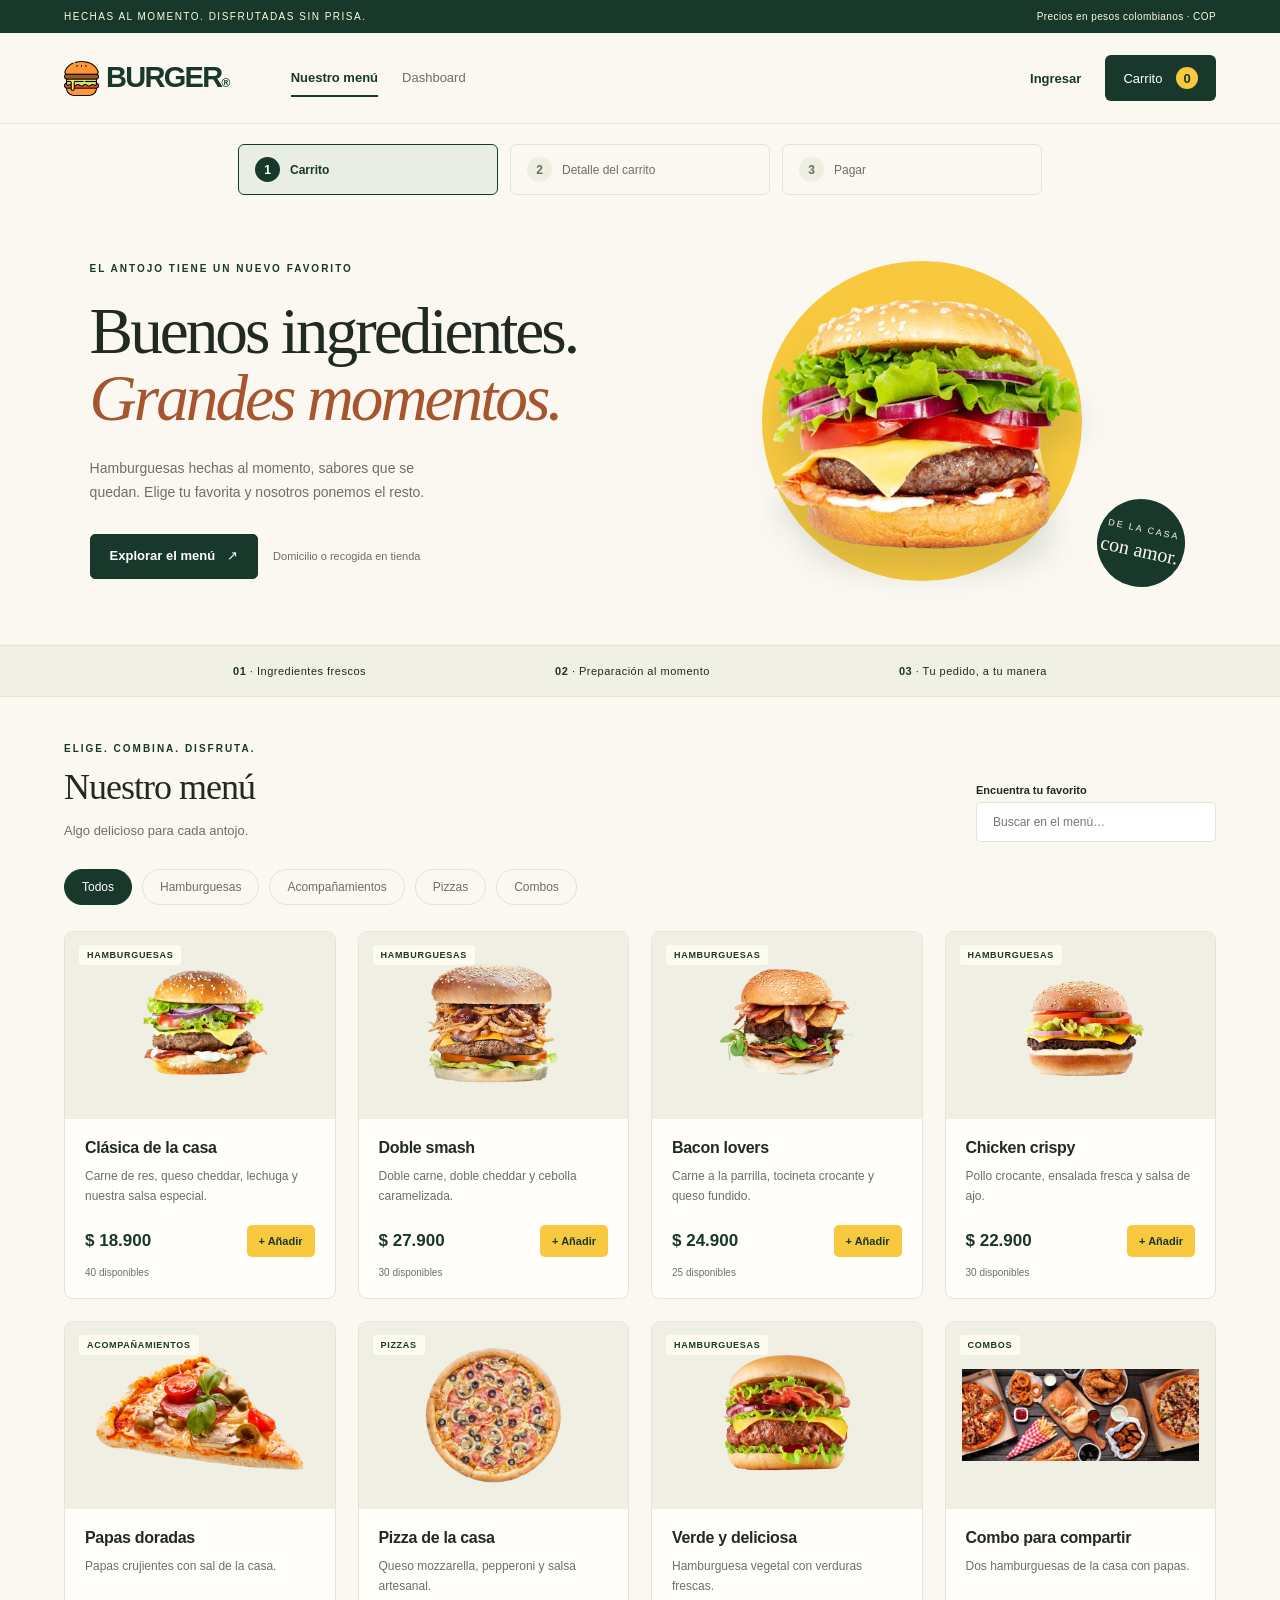
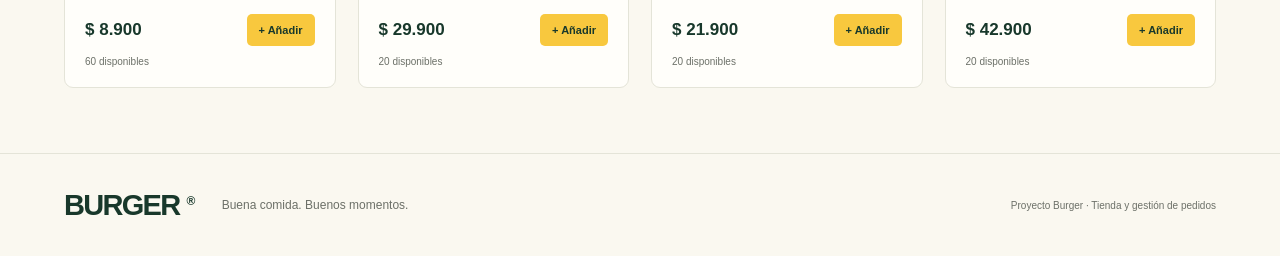
<file: index.html>
<!doctype html>
<html lang="es">
  <head>
    <meta charset="utf-8">
    <meta name="viewport" content="width=device-width, initial-scale=1">
    <meta name="theme-color" content="#18382b">
    <meta
      name="description"
      content="Burger: hamburguesas, carrito de compras y pedidos en un solo lugar."
    >
    <title>Burger · Hechas para disfrutarse</title>
    <link rel="icon" href="images/logo.png">
    <link rel="stylesheet" href="style.css">
    <script type="module" src="app.js"></script>
  </head>

  <body>
    <div class="topbar">
      HECHAS AL MOMENTO. DISFRUTADAS SIN PRISA.
      <span>Precios en pesos colombianos · COP</span>
    </div>

    <header>
      <a class="brand" href="#menu" aria-label="Burger inicio">
        <img src="images/logo.png" alt="">
        <span>BURGER<span class="brand-dot">®</span></span>
      </a>

      <nav aria-label="Navegación principal" id="navigation"></nav>

      <div class="header-actions">
        <button class="text-button" data-action="account" id="account-button">
          Ingresar
        </button>
        <button class="cart-button" data-action="cart">
          Carrito <span id="cart-count">0</span>
        </button>
      </div>
    </header>

    <main id="app" tabindex="-1">
      <p class="loading">Preparando algo delicioso…</p>
    </main>

    <footer>
      <a class="brand" href="#menu">BURGER<span class="brand-dot">®</span></a>
      <p>Buena comida. Buenos momentos.</p>
      <span>Proyecto Burger · Tienda y gestión de pedidos</span>
    </footer>

    <dialog id="modal" aria-label="Formulario">
      <div id="modal-content"></div>
    </dialog>

    <dialog id="cart-dialog" aria-labelledby="cart-title">
      <div class="drawer-header">
        <div>
          <span class="eyebrow">TU PRÓXIMO BUEN MOMENTO</span>
          <h2 id="cart-title">Tu carrito</h2>
        </div>
        <button class="icon-button" data-action="close-cart" aria-label="Cerrar carrito">
          ×
        </button>
      </div>
      <div id="cart-content"></div>
    </dialog>

    <div id="toast" role="status" aria-live="polite" hidden></div>
  </body>
</html>
</file>
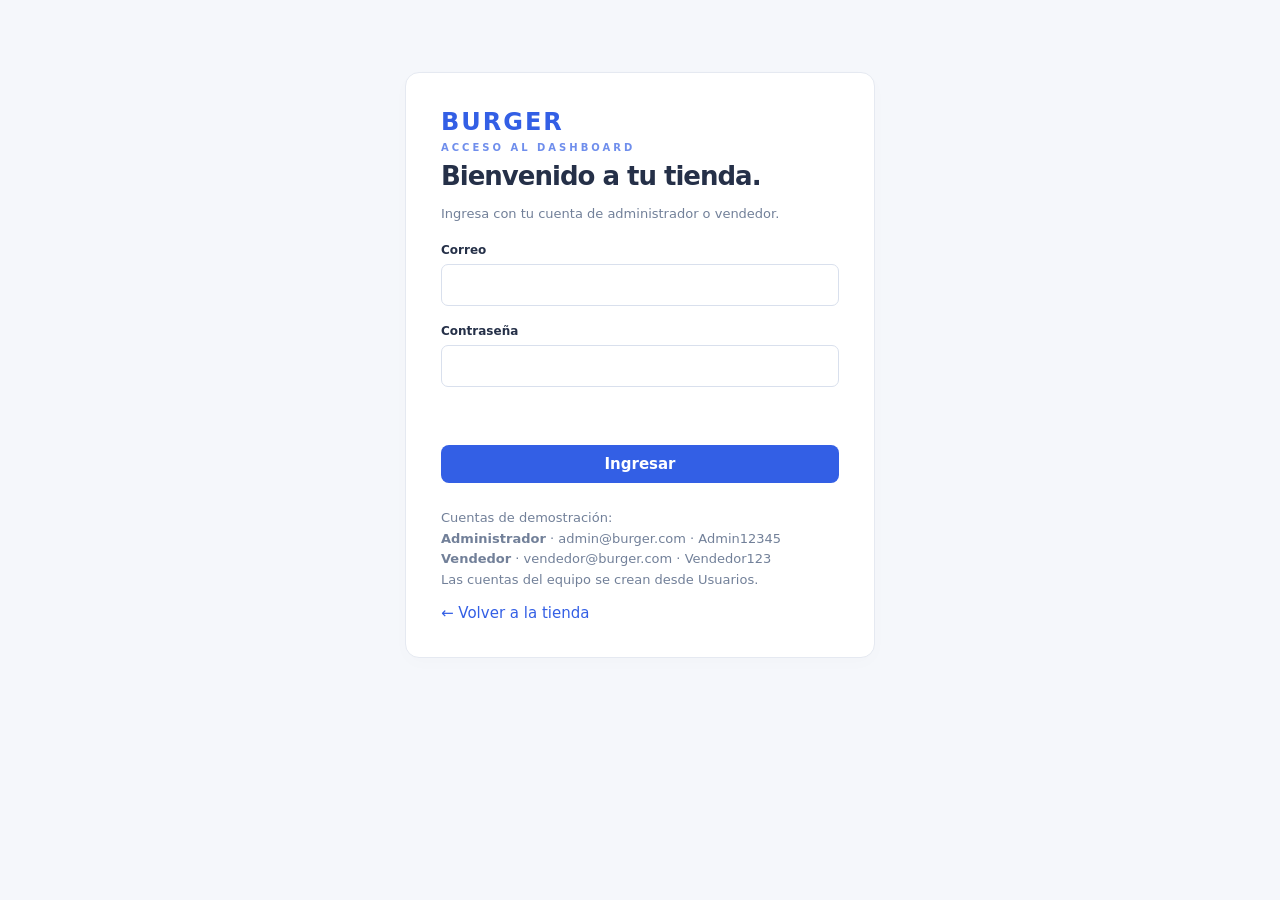
<file: dashboard/index.html>
<!doctype html>
<html lang="es">
    <head>
        <meta charset="utf-8">
        <meta name="viewport" content="width=device-width,initial-scale=1">
        <title>Dashboard · Burger</title>
        <link rel="stylesheet" href="dashboard.css">
        <script type="module" src="dashboard.js"></script>
    </head>
    <body>
        <div id="root">
            <p class="loading">Cargando Dashboard…</p>
        </div>
        <dialog id="dialog"></dialog>
        <div id="toast" role="status" hidden></div>
    </body>
</html>
</file>
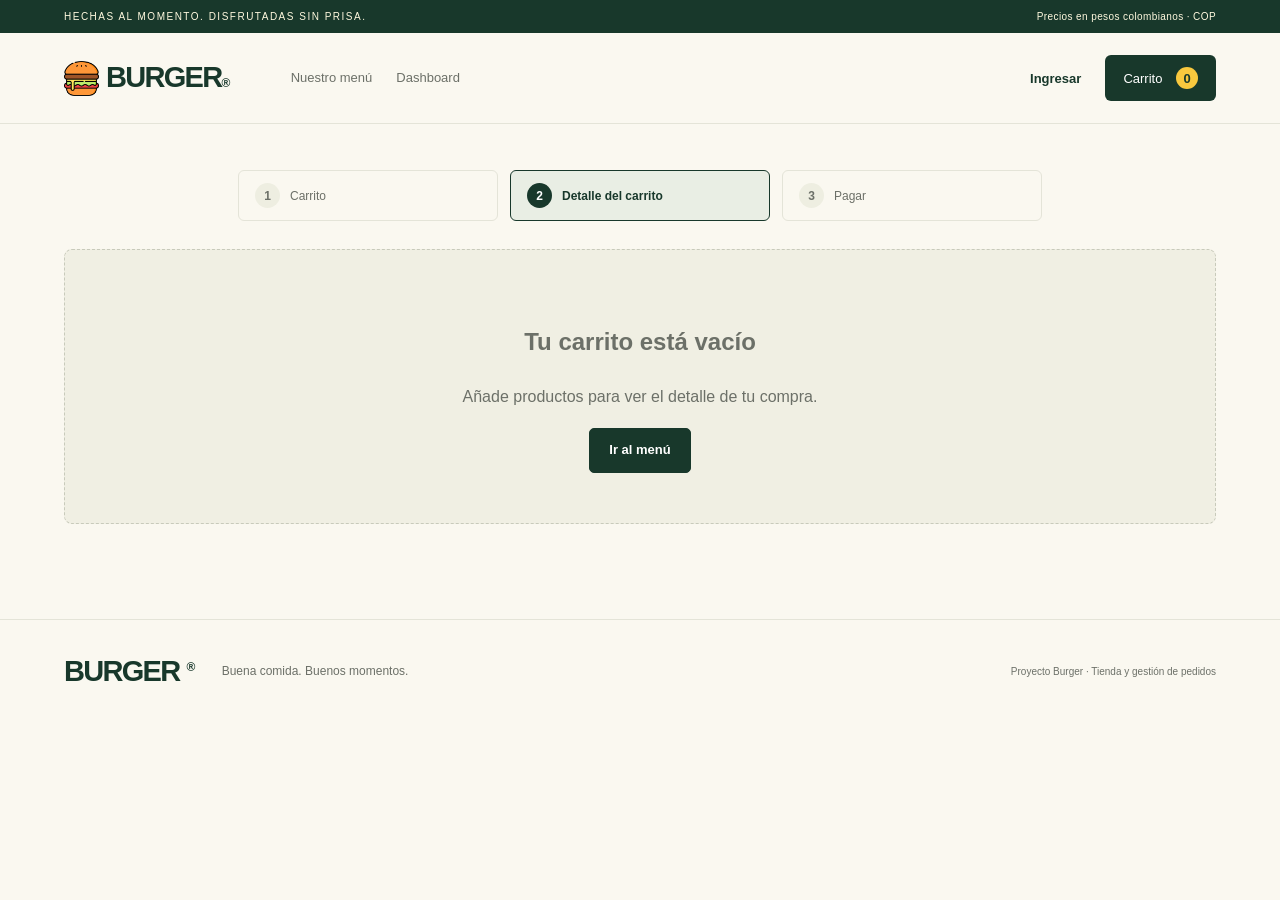
<file: cart.html>
<!doctype html>
<html lang="es">
  <head>
    <meta charset="utf-8">
    <meta name="viewport" content="width=device-width, initial-scale=1">
    <meta name="theme-color" content="#18382b">
    <meta
      name="description"
      content="Burger: hamburguesas, carrito de compras y pedidos en un solo lugar."
    >
    <title>Burger · Detalle del carrito</title>
    <link rel="icon" href="images/logo.png">
    <link rel="stylesheet" href="style.css">
    <script type="module" src="app.js"></script>
  </head>

  <body>
    <div class="topbar">
      HECHAS AL MOMENTO. DISFRUTADAS SIN PRISA.
      <span>Precios en pesos colombianos · COP</span>
    </div>

    <header>
      <a class="brand" href="#menu" aria-label="Burger inicio">
        <img src="images/logo.png" alt="">
        <span>BURGER<span class="brand-dot">®</span></span>
      </a>

      <nav aria-label="Navegación principal" id="navigation"></nav>

      <div class="header-actions">
        <button class="text-button" data-action="account" id="account-button">
          Ingresar
        </button>
        <button class="cart-button" data-action="cart">
          Carrito <span id="cart-count">0</span>
        </button>
      </div>
    </header>

    <main id="app" tabindex="-1">
      <p class="loading">Preparando algo delicioso…</p>
    </main>

    <footer>
      <a class="brand" href="#menu">BURGER<span class="brand-dot">®</span></a>
      <p>Buena comida. Buenos momentos.</p>
      <span>Proyecto Burger · Tienda y gestión de pedidos</span>
    </footer>

    <dialog id="modal" aria-label="Formulario">
      <div id="modal-content"></div>
    </dialog>

    <dialog id="cart-dialog" aria-labelledby="cart-title">
      <div class="drawer-header">
        <div>
          <span class="eyebrow">TU PRÓXIMO BUEN MOMENTO</span>
          <h2 id="cart-title">Tu carrito</h2>
        </div>
        <button class="icon-button" data-action="close-cart" aria-label="Cerrar carrito">
          ×
        </button>
      </div>
      <div id="cart-content"></div>
    </dialog>

    <div id="toast" role="status" aria-live="polite" hidden></div>
  </body>
</html>
</file>
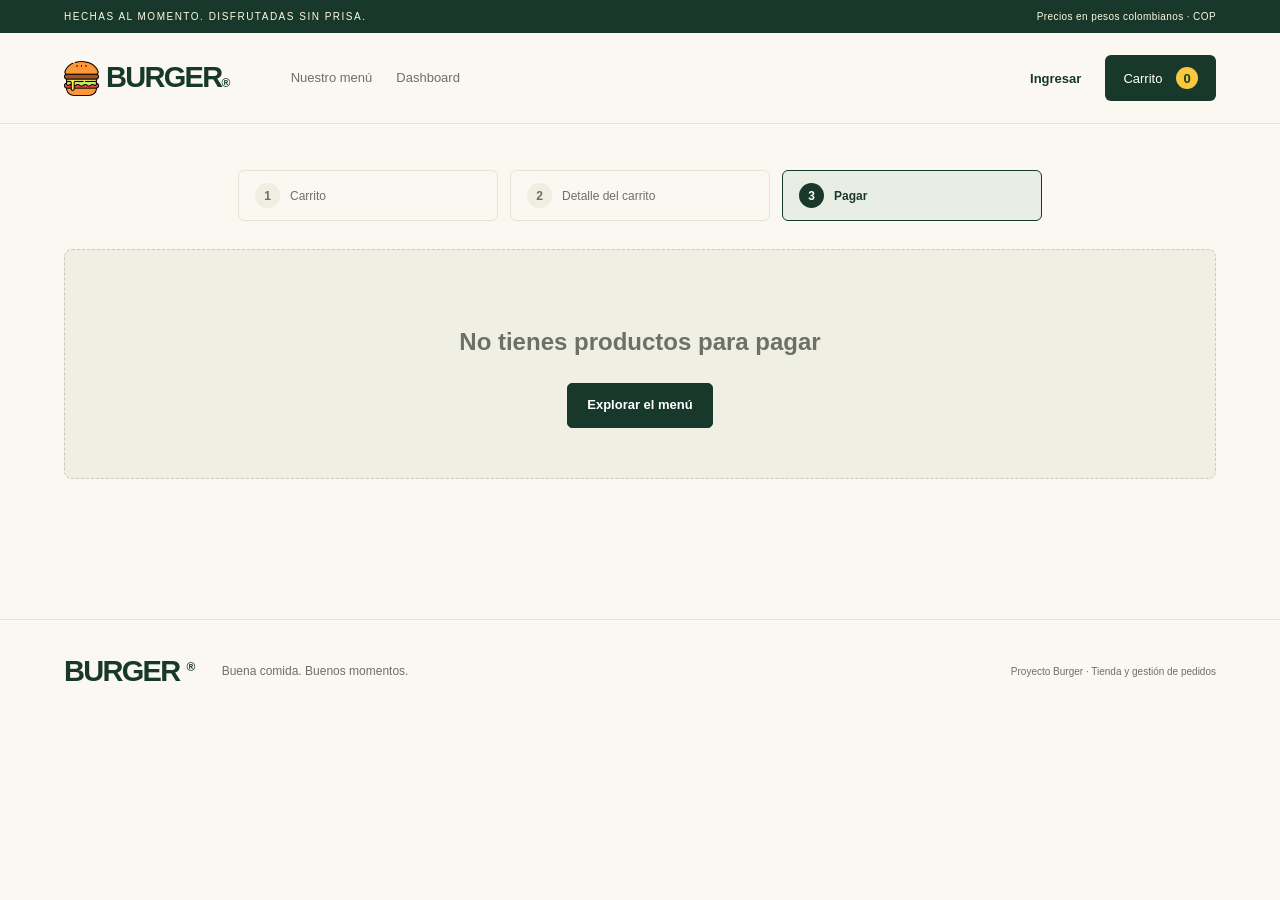
<file: checkout.html>
<!doctype html>
<html lang="es">
  <head>
    <meta charset="utf-8">
    <meta name="viewport" content="width=device-width, initial-scale=1">
    <meta name="theme-color" content="#18382b">
    <meta
      name="description"
      content="Burger: hamburguesas, carrito de compras y pedidos en un solo lugar."
    >
    <title>Burger · Pagar pedido</title>
    <link rel="icon" href="images/logo.png">
    <link rel="stylesheet" href="style.css">
    <script type="module" src="app.js"></script>
  </head>

  <body>
    <div class="topbar">
      HECHAS AL MOMENTO. DISFRUTADAS SIN PRISA.
      <span>Precios en pesos colombianos · COP</span>
    </div>

    <header>
      <a class="brand" href="#menu" aria-label="Burger inicio">
        <img src="images/logo.png" alt="">
        <span>BURGER<span class="brand-dot">®</span></span>
      </a>

      <nav aria-label="Navegación principal" id="navigation"></nav>

      <div class="header-actions">
        <button class="text-button" data-action="account" id="account-button">
          Ingresar
        </button>
        <button class="cart-button" data-action="cart">
          Carrito <span id="cart-count">0</span>
        </button>
      </div>
    </header>

    <main id="app" tabindex="-1">
      <p class="loading">Preparando algo delicioso…</p>
    </main>

    <footer>
      <a class="brand" href="#menu">BURGER<span class="brand-dot">®</span></a>
      <p>Buena comida. Buenos momentos.</p>
      <span>Proyecto Burger · Tienda y gestión de pedidos</span>
    </footer>

    <dialog id="modal" aria-label="Formulario">
      <div id="modal-content"></div>
    </dialog>

    <dialog id="cart-dialog" aria-labelledby="cart-title">
      <div class="drawer-header">
        <div>
          <span class="eyebrow">TU PRÓXIMO BUEN MOMENTO</span>
          <h2 id="cart-title">Tu carrito</h2>
        </div>
        <button class="icon-button" data-action="close-cart" aria-label="Cerrar carrito">
          ×
        </button>
      </div>
      <div id="cart-content"></div>
    </dialog>

    <div id="toast" role="status" aria-live="polite" hidden></div>
  </body>
</html>
</file>
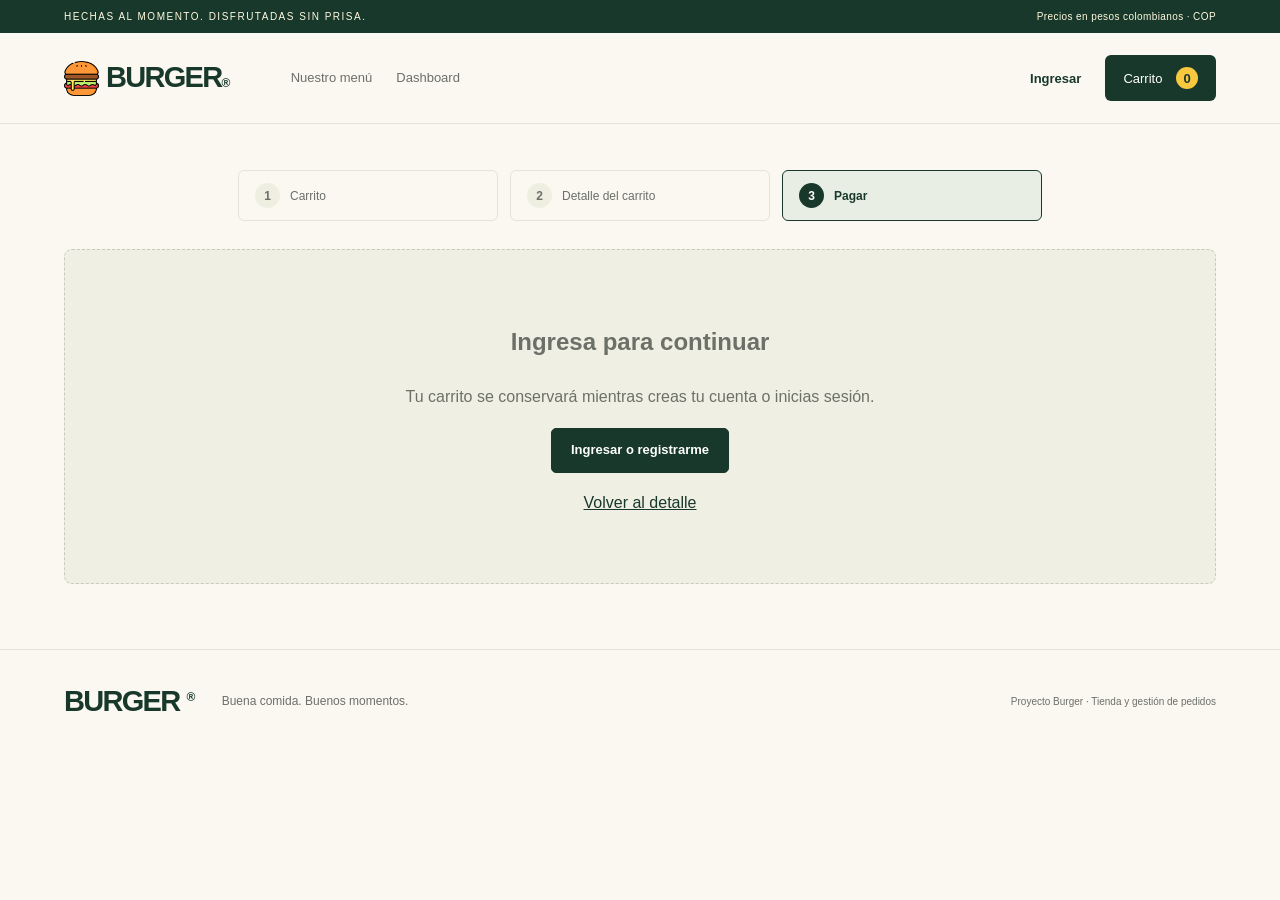
<file: thankyou.html>
<!doctype html>
<html lang="es">
  <head>
    <meta charset="utf-8">
    <meta name="viewport" content="width=device-width, initial-scale=1">
    <meta name="theme-color" content="#18382b">
    <meta
      name="description"
      content="Burger: hamburguesas, carrito de compras y pedidos en un solo lugar."
    >
    <title>Burger · Comprobante</title>
    <link rel="icon" href="images/logo.png">
    <link rel="stylesheet" href="style.css">
    <script type="module" src="app.js"></script>
  </head>

  <body>
    <div class="topbar">
      HECHAS AL MOMENTO. DISFRUTADAS SIN PRISA.
      <span>Precios en pesos colombianos · COP</span>
    </div>

    <header>
      <a class="brand" href="#menu" aria-label="Burger inicio">
        <img src="images/logo.png" alt="">
        <span>BURGER<span class="brand-dot">®</span></span>
      </a>

      <nav aria-label="Navegación principal" id="navigation"></nav>

      <div class="header-actions">
        <button class="text-button" data-action="account" id="account-button">
          Ingresar
        </button>
        <button class="cart-button" data-action="cart">
          Carrito <span id="cart-count">0</span>
        </button>
      </div>
    </header>

    <main id="app" tabindex="-1">
      <p class="loading">Preparando algo delicioso…</p>
    </main>

    <footer>
      <a class="brand" href="#menu">BURGER<span class="brand-dot">®</span></a>
      <p>Buena comida. Buenos momentos.</p>
      <span>Proyecto Burger · Tienda y gestión de pedidos</span>
    </footer>

    <dialog id="modal" aria-label="Formulario">
      <div id="modal-content"></div>
    </dialog>

    <dialog id="cart-dialog" aria-labelledby="cart-title">
      <div class="drawer-header">
        <div>
          <span class="eyebrow">TU PRÓXIMO BUEN MOMENTO</span>
          <h2 id="cart-title">Tu carrito</h2>
        </div>
        <button class="icon-button" data-action="close-cart" aria-label="Cerrar carrito">
          ×
        </button>
      </div>
      <div id="cart-content"></div>
    </dialog>

    <div id="toast" role="status" aria-live="polite" hidden></div>
  </body>
</html>
</file>
<file: style.css>
:root {
  --green: #18382b;
  --ink: #202a23;
  --muted: #6c7068;
  --cream: #faf8f0;
  --yellow: #f8c83e;
  --line: #e4e4d8;
  --red: #b33b28;
  --white: #fffefa;
  font-family: Inter, Arial, sans-serif;
  color: var(--ink);
  background: var(--cream);
  font-synthesis: none;
}

* {
  box-sizing: border-box;
}

body {
  margin: 0;
}

button,
input,
textarea,
select {
  font: inherit;
}

button,
a,
input,
textarea,
select {
  -webkit-tap-highlight-color: transparent;
}

button,
a {
  touch-action: manipulation;
}

button {
  cursor: pointer;
}

button:disabled {
  opacity: 0.45;
  cursor: not-allowed;
}

a {
  color: inherit;
  text-decoration: none;
}

button:focus-visible,
a:focus-visible {
  outline: 3px solid #be7424;
  outline-offset: 4px;
}

input:focus,
textarea:focus,
select:focus {
  outline: 2px solid var(--green);
  outline-offset: 2px;
}

.topbar {
  background: var(--green);
  color: #fff9df;
  display: flex;
  justify-content: space-between;
  padding: 11px 5%;
  font-size: 10px;
  letter-spacing: 1.5px;
}

.topbar span {
  letter-spacing: 0.4px;
}

header {
  display: flex;
  align-items: center;
  gap: 32px;
  padding: 22px 5%;
  background: var(--cream);
  border-bottom: 1px solid var(--line);
}

.brand {
  display: flex;
  align-items: center;
  font-weight: 950;
  font-size: 29px;
  letter-spacing: -1.7px;
  gap: 7px;
  color: var(--green);
}

.brand img {
  width: 35px;
  height: 35px;
  object-fit: contain;
}

.brand-dot {
  font-size: 12px;
  align-self: flex-start;
  line-height: 2;
}

nav {
  display: flex;
  gap: 24px;
  align-items: center;
  flex: 1;
  margin-left: 30px;
  font-size: 13px;
}

nav a {
  padding: 10px 0;
  color: var(--muted);
  border-bottom: 2px solid transparent;
}

nav a.selected {
  border-color: var(--green);
  color: var(--green);
  font-weight: 700;
}

.header-actions {
  display: flex;
  align-items: center;
  gap: 18px;
}

.text-button {
  border: 0;
  background: transparent;
  color: var(--green);
  font-weight: 700;
  font-size: 13px;
}

.cart-button {
  border: 0;
  background: var(--green);
  color: white;
  padding: 12px 18px;
  border-radius: 6px;
  font-size: 13px;
}

.cart-button span {
  display: inline-flex;
  align-items: center;
  justify-content: center;
  background: var(--yellow);
  color: var(--green);
  min-width: 22px;
  height: 22px;
  border-radius: 50%;
  margin-left: 10px;
  font-weight: 800;
}

.hero {
  position: relative;
  display: grid;
  grid-template-columns: 1.05fr 1fr;
  min-height: 450px;
  align-items: center;
  max-width: 1440px;
  margin: auto;
  padding: 40px 7% 38px;
  overflow: hidden;
}

.hero-copy {
  z-index: 1;
}

.eyebrow {
  font-size: 10px;
  letter-spacing: 2px;
  font-weight: 800;
  display: block;
  color: var(--green);
}

.hero h1 {
  font-family: Georgia, serif;
  font-size: clamp(48px, 5.1vw, 76px);
  font-weight: 500;
  line-height: 1.02;
  letter-spacing: -3px;
  margin: 24px 0;
}

.hero h1 em {
  font-style: italic;
  color: #a6552e;
}

.hero p {
  font-size: 14px;
  line-height: 1.75;
  color: var(--muted);
  max-width: 350px;
}

.hero-visual {
  position: relative;
  min-height: 350px;
  display: flex;
  align-items: center;
  justify-content: center;
}

.hero-visual:before {
  content: "";
  position: absolute;
  width: 320px;
  height: 320px;
  background: var(--yellow);
  border-radius: 50%;
}

.hero-visual img {
  position: relative;
  width: 100%;
  max-width: 480px;
  max-height: 350px;
  object-fit: contain;
  filter: drop-shadow(0 24px 14px #18382b22);
}

.hero-label {
  position: absolute;
  bottom: 4px;
  right: 0;
  background: var(--green);
  color: var(--cream);
  border-radius: 50%;
  width: 98px;
  height: 98px;
  display: flex;
  flex-direction: column;
  align-items: center;
  justify-content: center;
  transform: rotate(12deg);
  font-family: Georgia, serif;
  font-size: 20px;
  border: 5px solid var(--cream);
}

.hero-label small {
  font: 9px Arial;
  letter-spacing: 2px;
  margin-bottom: 5px;
}

.primary,
.secondary,
.danger {
  display: inline-flex;
  align-items: center;
  justify-content: center;
  gap: 12px;
  border: 1px solid var(--green);
  border-radius: 5px;
  background: var(--green);
  color: white;
  padding: 13px 19px;
  font-size: 13px;
  font-weight: 700;
  line-height: 1.3;
}

.primary:hover,
.cart-button:hover {
  background: #2e513d;
}

.secondary {
  background: transparent;
  color: var(--green);
  border-color: var(--line);
}

.secondary:hover {
  background: #eaeadd;
}

.danger {
  background: transparent;
  color: var(--red);
  border-color: #ddc4ba;
}

.hero .primary {
  margin-top: 15px;
}

.hero .mini {
  display: inline-block;
  margin-left: 15px;
  font-size: 11px;
  color: var(--muted);
}

.benefits {
  display: flex;
  justify-content: space-evenly;
  gap: 20px;
  background: #f1f0e4;
  border-block: 1px solid var(--line);
  padding: 19px 5%;
  font-size: 11px;
  letter-spacing: 0.5px;
}

.benefits b {
  color: var(--green);
}

.page {
  max-width: 1440px;
  margin: 0 auto;
  padding: 46px 5% 65px;
  min-height: 55vh;
}

.section-head {
  display: flex;
  align-items: flex-end;
  justify-content: space-between;
  gap: 20px;
  margin-bottom: 27px;
}

.section-head h1,
.section-head h2 {
  font-family: Georgia, serif;
  font-size: 36px;
  font-weight: 500;
  letter-spacing: -1px;
  margin: 12px 0 5px;
}

.section-head p {
  font-size: 13px;
  color: var(--muted);
  line-height: 1.6;
  margin-bottom: 0;
}

.search {
  background: white;
  border: 1px solid var(--line);
  border-radius: 5px;
  padding: 12px 16px;
  min-width: 240px;
  font-size: 12px;
}

.filters {
  display: flex;
  gap: 10px;
  flex-wrap: wrap;
  margin: 0 0 26px;
}

.filter {
  border: 1px solid var(--line);
  color: var(--muted);
  background: transparent;
  padding: 10px 17px;
  border-radius: 30px;
  font-size: 12px;
}

.filter.active {
  background: var(--green);
  border-color: var(--green);
  color: white;
}

.products {
  display: grid;
  grid-template-columns: repeat(4, minmax(0, 1fr));
  gap: 22px;
}

.product {
  background: var(--white);
  border: 1px solid var(--line);
  border-radius: 9px;
  overflow: hidden;
  display: flex;
  flex-direction: column;
}

.product-photo {
  height: 187px;
  background: #f0efe3;
  position: relative;
  display: flex;
  align-items: center;
  justify-content: center;
}

.product-photo img {
  width: 88%;
  height: 87%;
  object-fit: contain;
  transition: transform 0.2s;
}

.product:hover img {
  transform: translateY(-4px);
}

.product-tag {
  position: absolute;
  top: 13px;
  left: 14px;
  font-size: 9px;
  letter-spacing: 0.7px;
  font-weight: 700;
  color: var(--green);
  background: #fffdf1d9;
  padding: 5px 8px;
  border-radius: 3px;
}

.product-info {
  padding: 20px;
  display: flex;
  flex: 1;
  flex-direction: column;
}

.product h3 {
  font-size: 16px;
  margin: 0 0 9px;
  letter-spacing: -0.3px;
}

.product p {
  font-size: 12px;
  line-height: 1.7;
  color: var(--muted);
  margin: 0 0 18px;
  flex: 1;
  min-height: 40px;
}

.product-bottom {
  display: flex;
  align-items: center;
  justify-content: space-between;
  gap: 8px;
}

.price {
  font-weight: 800;
  font-size: 17px;
  color: var(--green);
}

.add-button {
  background: var(--yellow);
  border: 0;
  border-radius: 5px;
  padding: 10px 12px;
  color: var(--green);
  font-weight: 700;
  font-size: 11px;
}

.stock {
  color: var(--muted);
  font-size: 10px;
  margin-top: 10px;
}

.empty {
  padding: 50px 25px;
  text-align: center;
  background: #f0efe3;
  border: 1px dashed #c8cabb;
  border-radius: 8px;
  color: var(--muted);
  line-height: 1.8;
  grid-column: 1 / -1;
}

.empty h2,
.empty h3 {
  color: var(--green);
}

footer {
  border-top: 1px solid var(--line);
  padding: 32px 5%;
  display: flex;
  align-items: center;
  gap: 28px;
  font-size: 12px;
  color: var(--muted);
}

footer span {
  margin-left: auto;
  font-size: 10px;
}

.loading {
  padding: 60px;
  text-align: center;
}

.title-row {
  display: flex;
  align-items: center;
  justify-content: space-between;
  gap: 12px;
}

.muted {
  color: var(--muted);
  font-size: 12px;
  line-height: 1.6;
}

.small {
  font-size: 11px;
}

.badge {
  display: inline-block;
  white-space: nowrap;
  padding: 6px 9px;
  border-radius: 4px;
  background: #edf0e6;
  color: var(--green);
  font-size: 10px;
  font-weight: 700;
}

.badge.pending {
  background: #fff1ca;
  color: #855617;
}

.badge.failed {
  background: #fae4de;
  color: var(--red);
}

.notice {
  padding: 16px 19px;
  background: #fff1cf;
  border: 1px solid #e7d6a6;
  border-radius: 5px;
  font-size: 12px;
  line-height: 1.7;
  margin: 18px 0;
}

.metrics {
  display: grid;
  grid-template-columns: repeat(4, 1fr);
  gap: 16px;
  margin: 26px 0;
}

.metric {
  border: 1px solid var(--line);
  background: var(--white);
  padding: 22px;
  border-radius: 6px;
}

.metric span {
  font-size: 11px;
  color: var(--muted);
}

.metric strong {
  display: block;
  font-size: 28px;
  letter-spacing: -1px;
  color: var(--green);
  margin-top: 12px;
}

.workspace {
  display: grid;
  grid-template-columns: 210px minmax(0, 1fr);
  gap: 35px;
}

.sidebar {
  padding-top: 15px;
}

.sidebar .eyebrow {
  margin-bottom: 22px;
}

.sidebar a {
  display: block;
  font-size: 13px;
  padding: 13px 15px;
  margin: 4px 0;
  color: var(--muted);
  border-radius: 5px;
}

.sidebar a.selected {
  background: var(--green);
  color: white;
}

.sidebar p {
  padding: 10px 15px;
  font-size: 11px;
  line-height: 1.8;
  color: var(--muted);
}

.table-wrap {
  overflow-x: auto;
  border: 1px solid var(--line);
  border-radius: 7px;
  background: var(--white);
}

table {
  border-collapse: collapse;
  width: 100%;
  font-size: 12px;
  text-align: left;
}

th {
  background: #efefe4;
  color: var(--muted);
  font-size: 10px;
  letter-spacing: 0.7px;
  padding: 15px;
  font-weight: 600;
}

td {
  padding: 15px;
  border-top: 1px solid var(--line);
  vertical-align: middle;
}

td .secondary,
td .danger {
  font-size: 11px;
  padding: 8px 11px;
}

.table-product {
  display: flex;
  align-items: center;
  gap: 12px;
  min-width: 170px;
}

.table-product img {
  width: 48px;
  height: 42px;
  object-fit: contain;
}

.actions {
  display: flex;
  gap: 8px;
  align-items: center;
  flex-wrap: wrap;
}

.order {
  padding: 22px;
  background: var(--white);
  border: 1px solid var(--line);
  border-radius: 7px;
  margin-bottom: 17px;
}

.order h3 {
  margin: 0;
  font-size: 15px;
}

.order-head {
  display: flex;
  justify-content: space-between;
  gap: 15px;
  align-items: flex-start;
}

.order-content {
  display: grid;
  grid-template-columns: 1.2fr 1fr;
  gap: 28px;
  margin: 18px 0;
}

.order-content p {
  font-size: 12px;
  line-height: 1.7;
  margin: 5px 0;
}

.order-total {
  border-top: 1px solid var(--line);
  padding-top: 15px;
  display: flex;
  justify-content: space-between;
  gap: 15px;
  align-items: center;
}

.order-total strong {
  font-size: 19px;
  color: var(--green);
}

.account-card {
  max-width: 540px;
  background: var(--white);
  padding: 30px;
  border: 1px solid var(--line);
  border-radius: 8px;
}

dialog {
  border: 0;
  padding: 0;
  border-radius: 10px;
  width: min(540px, calc(100% - 30px));
  max-height: 90dvh;
  background: var(--cream);
  color: var(--ink);
  box-shadow: 0 20px 100px #0005;
}

dialog::backdrop {
  background: #15251dcc;
  backdrop-filter: blur(3px);
}

.modal-body {
  padding: 30px;
}

.modal-body h2 {
  font-family: Georgia, serif;
  font-size: 30px;
  letter-spacing: -0.7px;
  font-weight: 500;
  margin: 12px 0 22px;
}

.icon-button {
  border: 1px solid var(--line);
  background: transparent;
  border-radius: 50%;
  width: 34px;
  height: 34px;
  font-size: 23px;
  line-height: 1;
  color: var(--green);
}

label {
  display: block;
  font-size: 12px;
  font-weight: 600;
  margin: 15px 0 6px;
}

input,
textarea,
select {
  width: 100%;
  border: 1px solid #d6d8ca;
  border-radius: 5px;
  background: var(--white);
  padding: 12px;
  color: var(--ink);
  font-size: 13px;
}

textarea {
  min-height: 80px;
  resize: vertical;
}

input[type="checkbox"],
input[type="radio"] {
  width: auto;
  accent-color: var(--green);
}

.form-row {
  display: grid;
  grid-template-columns: 1fr 1fr;
  gap: 15px;
}

.check {
  display: flex;
  gap: 10px;
  align-items: center;
  font-weight: 400;
  line-height: 1.6;
}

.form-error {
  color: var(--red);
  font-size: 12px;
  line-height: 1.5;
  min-height: 18px;
  margin: 10px 0;
}

.full {
  width: 100%;
}

.form-foot {
  text-align: center;
  font-size: 12px;
  margin: 22px 0 0;
  color: var(--muted);
}

.form-foot button {
  text-decoration: underline;
}

.tabs {
  display: flex;
  gap: 10px;
  margin: 15px 0;
}

.tabs button {
  flex: 1;
}

.drawer-header {
  display: flex;
  align-items: center;
  justify-content: space-between;
  padding: 26px;
  border-bottom: 1px solid var(--line);
}

.drawer-header h2 {
  font-family: Georgia, serif;
  font-size: 30px;
  font-weight: 500;
  margin: 12px 0 0;
}

#cart-dialog {
  height: 100dvh;
  max-height: 100dvh;
  margin: 0 0 0 auto;
  inset: 0 0 0 auto;
  border-radius: 0;
  width: min(480px, 100%);
}

#cart-content {
  padding: 22px 26px;
}

.cart-item {
  display: flex;
  align-items: center;
  gap: 14px;
  padding: 18px 0;
  border-bottom: 1px solid var(--line);
}

.cart-item img {
  width: 68px;
  height: 60px;
  object-fit: contain;
  background: #eeeee0;
  border-radius: 5px;
}

.cart-item h3 {
  font-size: 13px;
  margin: 0 0 7px;
}

.cart-item .item-info {
  flex: 1;
}

.quantity {
  display: inline-flex;
  align-items: center;
  border: 1px solid var(--line);
  border-radius: 4px;
  margin-top: 9px;
}

.quantity button {
  border: 0;
  background: transparent;
  width: 27px;
  height: 27px;
  color: var(--green);
}

.quantity span {
  min-width: 23px;
  text-align: center;
  font-size: 12px;
}

.remove {
  font-size: 11px;
  color: var(--red);
  background: transparent;
  border: 0;
}

.totals {
  margin: 25px 0;
}

.totals div {
  display: flex;
  justify-content: space-between;
  margin: 12px 0;
  font-size: 13px;
}

.totals .grand {
  padding-top: 17px;
  margin-top: 17px;
  border-top: 1px solid var(--line);
  font-weight: 800;
  font-size: 20px;
  color: var(--green);
}

#toast {
  position: fixed;
  bottom: 25px;
  left: 50%;
  transform: translateX(-50%);
  padding: 15px 22px;
  background: var(--green);
  color: white;
  border-radius: 7px;
  box-shadow: 0 4px 20px #0003;
  z-index: 20;
  font-size: 13px;
  max-width: 90vw;
}

.method {
  display: block;
  padding: 14px;
  border: 1px solid var(--line);
  border-radius: 5px;
  font-size: 13px;
  font-weight: 400;
}

.method input {
  margin-right: 8px;
}

.disabled {
  opacity: 0.5;
}

.profile-info {
  padding-bottom: 18px;
  border-bottom: 1px solid var(--line);
}

.link {
  color: var(--green);
  text-decoration: underline;
}

.summary-list {
  font-size: 12px;
  line-height: 1.8;
  padding: 15px;
  background: #f0efe3;
  border-radius: 5px;
}

.error-page {
  max-width: 600px;
  margin: 70px auto;
  padding: 20px;
  text-align: center;
}

@media (min-width: 1500px) {
  header,
  .topbar,
  footer {
    padding-inline: calc((100vw - 1296px) / 2);
  }
}

@media (max-width: 1100px) {
  nav {
    margin: 0;
    gap: 15px;
  }

  header {
    gap: 20px;
  }

  .products {
    grid-template-columns: repeat(3, 1fr);
  }

  .hero h1 {
    font-size: 58px;
  }

  .hero .mini {
    display: block;
    margin: 15px 0;
  }

  .workspace {
    grid-template-columns: 170px minmax(0, 1fr);
    gap: 20px;
  }

  .metrics {
    grid-template-columns: repeat(2, 1fr);
  }
}

@media (max-width: 760px) {
  .topbar span {
    display: none;
  }

  .topbar {
    justify-content: center;
    font-size: 8px;
  }

  header {
    flex-wrap: wrap;
    padding: 16px 5%;
    gap: 10px;
    justify-content: space-between;
  }

  .brand {
    font-size: 25px;
  }

  .brand img {
    width: 28px;
    height: 28px;
  }

  nav {
    order: 3;
    width: 100%;
    flex-basis: 100%;
    justify-content: center;
    gap: 24px;
    padding-top: 10px;
  }

  .header-actions {
    gap: 8px;
  }

  .cart-button {
    padding: 9px 12px;
  }

  .hero {
    padding: 35px 6% 20px;
    grid-template-columns: 1fr;
  }

  .hero h1 {
    font-size: 52px;
    letter-spacing: -2px;
    margin: 18px 0;
  }

  .hero p {
    max-width: 100%;
  }

  .hero-visual {
    min-height: 260px;
  }

  .hero-visual:before {
    width: 240px;
    height: 240px;
  }

  .hero-visual img {
    height: 270px;
    width: 85%;
  }

  .hero-label {
    right: 6%;
    bottom: 3px;
    width: 80px;
    height: 80px;
    font-size: 17px;
  }

  .hero .mini {
    display: inline-block;
    margin-left: 12px;
  }

  .benefits {
    font-size: 9px;
    gap: 12px;
    text-align: center;
    padding: 15px 5%;
  }

  .page {
    padding: 30px 5% 45px;
  }

  .section-head {
    align-items: flex-start;
    flex-wrap: wrap;
  }

  .section-head h1,
  .section-head h2 {
    font-size: 31px;
  }

  .search {
    width: 100%;
    min-width: 0;
  }

  .section-head .search-wrap {
    width: 100%;
  }

  .products {
    grid-template-columns: repeat(2, minmax(0, 1fr));
    gap: 12px;
  }

  .product-photo {
    height: 145px;
  }

  .product-info {
    padding: 14px;
  }

  .product h3 {
    font-size: 14px;
  }

  .product p {
    font-size: 11px;
  }

  .product-bottom {
    align-items: flex-start;
    flex-direction: column;
    gap: 12px;
  }

  .product-bottom button {
    width: 100%;
  }

  .product-tag {
    font-size: 8px;
    left: 9px;
    top: 9px;
  }

  .price {
    font-size: 16px;
  }

  .filters {
    gap: 6px;
  }

  .filter {
    padding: 9px 12px;
    font-size: 11px;
  }

  .workspace {
    display: block;
  }

  .sidebar {
    display: flex;
    overflow-x: auto;
    padding: 0;
    margin-bottom: 20px;
    gap: 5px;
  }

  .sidebar .eyebrow,
  .sidebar p {
    display: none;
  }

  .sidebar a {
    white-space: nowrap;
    font-size: 12px;
    padding: 10px 13px;
  }

  .metrics {
    gap: 10px;
  }

  .metric {
    padding: 16px;
  }

  .metric strong {
    font-size: 23px;
  }

  .order-content {
    grid-template-columns: 1fr;
    gap: 12px;
  }

  .order-head {
    flex-wrap: wrap;
  }

  .order-total {
    flex-wrap: wrap;
  }

  .order {
    padding: 17px;
  }

  footer {
    flex-wrap: wrap;
    gap: 12px;
  }

  footer .brand {
    font-size: 22px;
  }

  footer span {
    width: 100%;
    margin: 0;
  }

  .modal-body {
    padding: 23px;
  }

  .form-row {
    grid-template-columns: 1fr;
    gap: 0;
  }

  .hero .eyebrow {
    font-size: 9px;
  }

  .hero-copy .primary {
    margin-top: 8px;
  }
}

@media (prefers-reduced-motion: reduce) {
  * {
    scroll-behavior: auto !important;
    transition: none !important;
  }
}

.journey {
  max-width: 1440px;
  margin: 0 auto;
  padding: 20px 5% 0;
}

.purchase-steps {
  list-style: none;
  padding: 0;
  margin: 0 0 28px;
  display: flex;
  gap: 12px;
  justify-content: center;
  counter-reset: none;
}

.purchase-steps li {
  flex: 1;
  max-width: 260px;
}

.purchase-steps a {
  border: 1px solid var(--line);
  border-radius: 6px;
  display: flex;
  align-items: center;
  gap: 10px;
  padding: 12px 16px;
  font-size: 12px;
  color: var(--muted);
}

.purchase-steps span {
  width: 25px;
  height: 25px;
  display: inline-flex;
  align-items: center;
  justify-content: center;
  border-radius: 50%;
  background: #eeeee1;
  font-weight: 800;
}

.purchase-steps .current a {
  border-color: var(--green);
  background: #e9eee4;
  color: var(--green);
  font-weight: 700;
}

.purchase-steps .current span {
  background: var(--green);
  color: white;
}

.journey .purchase-steps {
  margin-bottom: 0;
}

.checkout-layout {
  display: grid;
  grid-template-columns: minmax(0, 1.8fr) minmax(280px, 1fr);
  gap: 25px;
  align-items: start;
}

.purchase-summary,
.payment-card {
  padding: 26px;
  border: 1px solid var(--line);
  border-radius: 8px;
  background: var(--white);
}

.purchase-summary h2 {
  font-family: Georgia, serif;
  font-weight: 500;
  font-size: 25px;
  margin: 0 0 22px;
}

.checkout-layout .table-wrap {
  align-self: start;
}

.checkout-layout .quantity {
  white-space: nowrap;
  min-width: 79px;
}

.continue-link {
  margin-top: 12px;
}

.summary-product {
  display: flex;
  justify-content: space-between;
  gap: 15px;
  font-size: 12px;
  line-height: 1.8;
  padding: 12px 0;
  border-bottom: 1px solid var(--line);
}

.confirmation-card {
  max-width: 680px;
  margin: auto;
  padding: 35px;
  border: 1px solid var(--line);
  border-radius: 9px;
  background: var(--white);
}

.confirmation-card h1 {
  font-family: Georgia, serif;
  font-weight: 500;
  font-size: 36px;
}

.confirmation-card .summary-list p {
  display: flex;
  justify-content: space-between;
  gap: 15px;
}

.confirmation-card .actions {
  margin-top: 25px;
}

.purchase-summary .totals {
  margin-top: 25px;
}

.payment-card label:first-child {
  margin-top: 0;
}

@media (max-width: 900px) {
  .checkout-layout {
    grid-template-columns: minmax(0, 1fr);
  }

  .purchase-summary {
    max-width: none;
  }

  .purchase-steps {
    gap: 6px;
  }

  .purchase-steps a {
    font-size: 10px;
    padding: 9px;
    gap: 6px;
  }

  .purchase-steps span {
    flex-shrink: 0;
    width: 22px;
    height: 22px;
  }

  .confirmation-card {
    padding: 24px;
  }
}

@media print {
  header,
  footer,
  .topbar,
  .purchase-steps,
  .confirmation-card .actions,
  #toast,
  dialog {
    display: none !important;
  }

  .page {
    padding: 0;
  }

  .confirmation-card {
    border: 0;
    max-width: none;
    color: #000;
    background: white;
  }

  .notice {
    background: none;
    border: 1px solid #aaa;
  }

  .confirmation-card .primary {
    display: none;
  }
}

.demo-accounts {
  margin-top: 14px;
  padding: 10px 14px;
  border: 1px dashed #c9cfc4;
  border-radius: 12px;
  font-size: 0.9rem;
}

.demo-accounts summary {
  cursor: pointer;
  font-weight: 600;
}

.demo-accounts p {
  margin: 6px 0 0;
}
</file>
<file: dashboard/dashboard.css>
:root
{font-family:Segoe UI,system-ui,sans-serif;
    color:#253048;
    background:#f5f7fb;
    font-size:15px;--blue:#335fe5;--line:#e5e9f1}*{box-sizing:border-box}body{margin:0}a{color:var(--blue);text-decoration:none}button,input,select,textarea{font:inherit}button,.button{border:0;border-radius:8px;padding:10px 15px;background:var(--blue);color:white;cursor:pointer;display:inline-block;font-weight:600}button:hover,.button:hover{filter:brightness(.93)}button:disabled{opacity:.55;cursor:wait}.secondary{background:#edf1fc;color:#294cae}.danger{color:#b32941;background:#fff0f2}.sidebar{width:235px;position:fixed;inset:0 auto 0 0;background:linear-gradient(165deg,#3c66e8,#183983);color:white;padding:30px 18px;display:flex;flex-direction:column;gap:7px}.brand{font-weight:900;font-size:24px;color:white;letter-spacing:2px;margin:0 14px 26px}.brand small{display:block;font-size:10px;letter-spacing:3px;margin-top:6px;opacity:.7}.sidebar>a:not(.brand){padding:13px 15px;border-radius:8px;color:#dce5ff}.sidebar>a.active,.sidebar>a:hover{background:#ffffff21;color:white}.sidebar .foot{margin-top:auto;padding:15px;font-size:12px;color:#d3ddfa}.sidebar .foot b{color:white;display:block;font-size:14px;margin-bottom:6px}.workspace{margin-left:235px}.topbar{background:white;border-bottom:1px solid var(--line);padding:17px 34px;display:flex;align-items:center;justify-content:space-between;gap:15px}.topbar span{font-size:13px;color:#718096}.topbar div{display:flex;gap:15px;align-items:center}main{padding:34px;max-width:1600px;margin:auto}.eyebrow{color:#7a87a2;font-weight:700;letter-spacing:2px;font-size:11px;text-transform:uppercase}h1{font-size:30px;margin:8px 0;letter-spacing:-1px}h2{font-size:20px;margin:0 0 18px}p{line-height:1.6}.muted{color:#728099;font-size:13px}.heading{display:flex;align-items:center;justify-content:space-between;gap:20px;margin-bottom:24px}.heading p{margin:4px 0}.panel{background:white;border:1px solid var(--line);border-radius:14px;padding:24px;box-shadow:0 5px 18px #16315e04;margin-bottom:24px}.tools{display:flex;gap:12px;flex-wrap:wrap;align-items:center;margin-bottom:22px}.tools input{flex:1;min-width:180px}.tools select{width:auto}.table-wrap{overflow:auto}table{width:100%;border-collapse:collapse;white-space:nowrap;font-size:13px}th{text-align:left;font-size:10px;letter-spacing:1px;text-transform:uppercase;color:#7a87a2;background:#f7f9fc}td,th{padding:14px 12px;border-bottom:1px solid #eef1f6}td small{display:block;color:#728099;margin-top:4px}td img{width:44px;height:44px;object-fit:contain;background:#f4f6fb;border-radius:8px;margin-right:12px;vertical-align:middle}.actions{display:flex;gap:6px;flex-wrap:wrap}.actions button{font-size:12px;padding:7px 10px}.badge{background:#eaf8f0;color:#258752;padding:5px 9px;border-radius:5px;font-size:11px}.metrics{display:grid;grid-template-columns:repeat(4,1fr);gap:18px;margin-bottom:26px}.metric{padding:25px;background:white;border:1px solid var(--line);border-left:4px solid var(--blue);border-radius:12px}.metric span{font-size:11px;text-transform:uppercase;letter-spacing:1px;color:#76839e}.metric strong{display:block;font-size:27px;margin-top:9px;overflow-wrap:anywhere}.grid{display:grid;grid-template-columns:1fr 1fr;gap:16px}.wide{grid-column:1/-1}label{display:block;font-size:12px;font-weight:600;margin-bottom:7px}input,select,textarea{border:1px solid #d9e0ed;border-radius:7px;padding:11px 12px;width:100%;background:white;color:inherit}textarea{min-height:86px;resize:vertical}input:focus,select:focus,textarea:focus{outline:2px solid #335fe54d;outline-offset:1px}.form-actions{display:flex;justify-content:flex-end;gap:12px;margin-top:24px}.error{color:#b82941;min-height:20px;white-space:pre-wrap;font-size:13px}.notice{background:#eef3ff;border:1px solid #dae3ff;padding:14px 18px;border-radius:9px;font-size:13px;color:#3a538b}.auth{max-width:470px;margin:8vh auto;padding:35px}.auth label{margin-top:18px}.auth button{width:100%;margin:12px 0}.auth .brand{color:var(--blue);margin:0 0 30px}.auth h1{font-size:26px}dialog{border:1px solid var(--line);border-radius:16px;padding:28px;width:min(760px,94vw);max-height:88vh;box-shadow:0 30px 100px #14234d55}dialog::backdrop{background:#14223e66}.dialog-head{display:flex;justify-content:space-between;align-items:center;margin-bottom:18px}.dialog-head h2{margin:0}.detail{display:grid;grid-template-columns:160px 1fr;gap:0 20px}.detail dt,.detail dd{padding:10px 0;margin:0;border-bottom:1px solid var(--line);overflow-wrap:anywhere}.detail dt{font-weight:600;color:#728099}.empty{text-align:center;padding:40px;color:#728099}.line{display:grid;grid-template-columns:1fr 100px auto;gap:10px;margin:10px 0}.total{font-size:22px;font-weight:700;text-align:right}#toast{position:fixed;bottom:22px;right:22px;max-width:420px;background:#172d53;color:white;padding:16px 22px;border-radius:10px;z-index:20;box-shadow:0 10px 30px #182d5333}.loading{padding:50px}.check{display:flex;align-items:center;gap:8px}.check input{width:auto}.panel form{max-width:950px}button:focus-visible,a:focus-visible{outline:3px solid #e9b449;outline-offset:3px}@media(max-width:1000px){.metrics{grid-template-columns:1fr 1fr}.sidebar{width:190px}.workspace{margin-left:190px}main{padding:24px}}@media(max-width:650px){.sidebar{position:static;width:auto;flex-direction:row;flex-wrap:wrap;padding:15px;gap:4px}.brand{width:100%;margin-bottom:8px}.sidebar>a:not(.brand){padding:9px;font-size:12px}.sidebar .foot{display:none}.workspace{margin:0}.topbar{padding:15px;flex-wrap:wrap}.topbar span{display:none}main{padding:20px 14px}.heading{align-items:flex-start;flex-direction:column}.grid{grid-template-columns:1fr}.metrics{gap:10px}.metric{padding:16px}.metric strong{font-size:22px}.panel{padding:16px}.line{grid-template-columns:1fr 65px auto}.detail{grid-template-columns:100px 1fr}h1{font-size:26px}}
</file>
